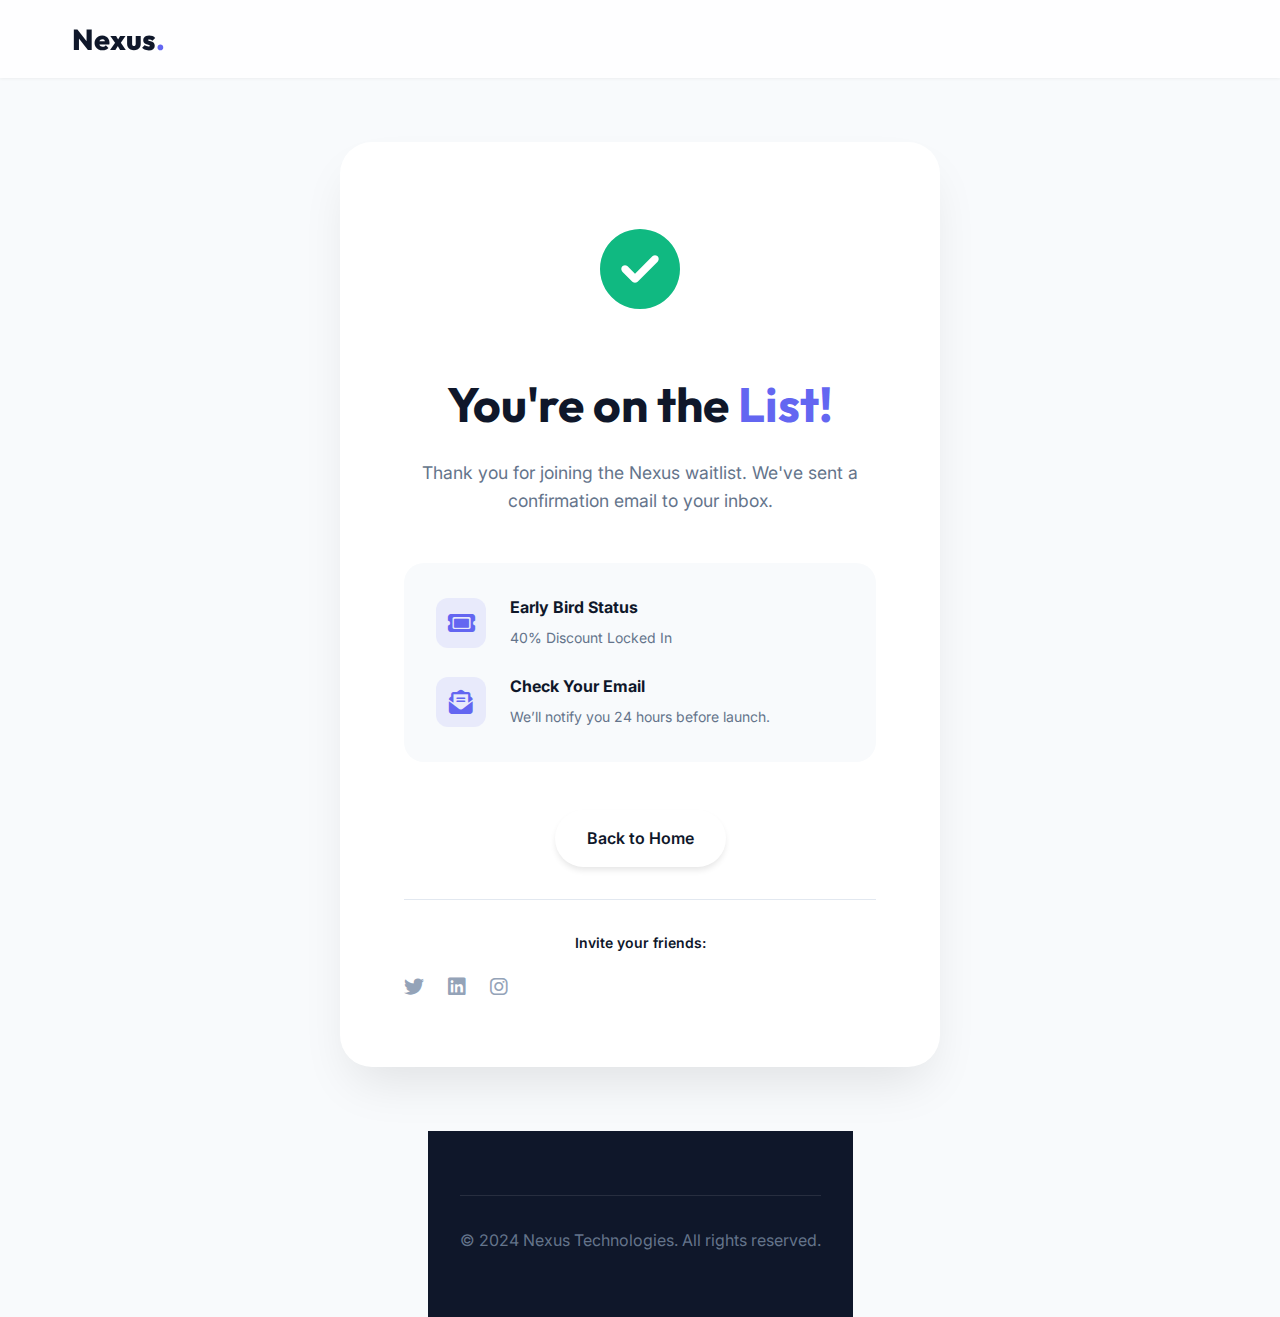
<file: success.html>
<!DOCTYPE html>
<html lang="en">

<head>
  <meta charset="UTF-8">
  <meta name="viewport" content="width=device-width, initial-scale=1.0">
  <title>Success - Welcome to Nexus</title>
  <link rel="stylesheet" href="style.css">
  <link rel="preconnect" href="https://fonts.googleapis.com">
  <link rel="preconnect" href="https://fonts.gstatic.com" crossorigin>
  <link
    href="https://fonts.googleapis.com/css2?family=Inter:wght@400;500;600;700&family=Outfit:wght@400;600;800&display=swap"
    rel="stylesheet">
  <link rel="stylesheet" href="https://cdnjs.cloudflare.com/ajax/libs/font-awesome/6.4.0/css/all.min.css">
</head>

<body class="success-page">
  <header class="header">
    <nav class="nav container">
      <a href="index.html" class="logo">Nexus<span>.</span></a>
    </nav>
  </header>

  <main class="success-main container">
    <div class="success-card">
      <div class="success-icon">
        <i class="fas fa-check-circle"></i>
      </div>
      <h1>You're on the <span>List!</span></h1>
      <p>Thank you for joining the Nexus waitlist. We've sent a confirmation email to your inbox.</p>
      <div class="success-details">
        <div class="detail-item">
          <i class="fas fa-ticket"></i>
          <div>
            <h4>Early Bird Status</h4>
            <span>40% Discount Locked In</span>
          </div>
        </div>
        <div class="detail-item">
          <i class="fas fa-envelope-open-text"></i>
          <div>
            <h4>Check Your Email</h4>
            <span>We’ll notify you 24 hours before launch.</span>
          </div>
        </div>
      </div>
      <div class="success-actions">
        <a href="index.html" class="btn btn-secondary">Back to Home</a>
        <div class="share">
          <p>Invite your friends:</p>
          <div class="socials">
            <a href="#"><i class="fab fa-twitter"></i></a>
            <a href="#"><i class="fab fa-linkedin"></i></a>
            <a href="#"><i class="fab fa-instagram"></i></a>
          </div>
        </div>
      </div>
    </div>
  </main>

  <footer class="footer container mt-auto">
    <div class="footer-bottom">
      <p>&copy; 2024 Nexus Technologies. All rights reserved.</p>
    </div>
  </footer>
</body>

</html>
</file>
<file: style.css>
:root {
  --primary: #6366f1;
  --primary-dark: #4f46e5;
  --secondary: #10b981;
  --dark: #0f172a;
  --light: #f8fafc;
  --gray: #64748b;
  --white: #ffffff;
  --accent: #f59e0b;
  --glass: rgba(255, 255, 255, 0.1);
  --container: 1200px;
}

* {
  margin: 0;
  padding: 0;
  box-sizing: border-box;
}

html {
  scroll-behavior: smooth;
}

body {
  font-family: 'Inter', sans-serif;
  line-height: 1.6;
  color: var(--dark);
  background-color: var(--light);
}

h1,
h2,
h3,
.logo {
  font-family: 'Outfit', sans-serif;
  font-weight: 700;
}

span {
  color: var(--primary);
}

.container {
  max-width: var(--container);
  margin: 0 auto;
  padding: 0 2rem;
}

.btn {
  display: inline-block;
  padding: 1rem 2rem;
  border-radius: 50px;
  font-weight: 600;
  text-decoration: none;
  transition: all 0.3s ease;
  cursor: pointer;
  border: none;
}

.btn-primary {
  background-color: var(--primary);
  color: var(--white);
  box-shadow: 0 10px 15px -3px rgba(99, 102, 241, 0.4);
}

.btn-primary:hover {
  background-color: var(--primary-dark);
  transform: translateY(-2px);
  box-shadow: 0 12px 20px -5px rgba(99, 102, 241, 0.5);
}

.btn-secondary {
  background-color: var(--white);
  color: var(--dark);
  box-shadow: 0 4px 6px -1px rgba(0, 0, 0, 0.1);
}

.btn-secondary:hover {
  background-color: var(--light);
  transform: translateY(-2px);
}

.btn-outline {
  background: transparent;
  border: 2px solid var(--primary);
  color: var(--primary);
}

.btn-outline:hover {
  background-color: var(--primary);
  color: var(--white);
}

/* Header & Nav */
.header {
  background-color: rgba(255, 255, 255, 0.8);
  backdrop-filter: blur(10px);
  position: sticky;
  top: 0;
  z-index: 1000;
  box-shadow: 0 1px 3px 0 rgba(0, 0, 0, 0.05);
}

.nav {
  display: flex;
  justify-content: space-between;
  align-items: center;
  padding: 1rem 2rem;
}

.logo {
  font-size: 1.8rem;
  font-weight: 800;
  text-decoration: none;
  color: var(--dark);
}

.nav-links {
  display: flex;
  list-style: none;
  gap: 2rem;
}

.nav-links a {
  text-decoration: none;
  color: var(--gray);
  font-weight: 500;
  transition: color 0.3s;
}

.nav-links a:hover {
  color: var(--primary);
}

.mobile-nav-toggle {
  display: none;
  font-size: 1.5rem;
  background: none;
}

/* Hero Section */
.hero {
  display: flex;
  align-items: center;
  min-height: 80vh;
  gap: 4rem;
  padding-top: 4rem;
}

.hero-content {
  flex: 1;
}

.badge {
  display: inline-block;
  background-color: rgba(99, 102, 241, 0.1);
  color: var(--primary);
  padding: 0.5rem 1rem;
  border-radius: 50px;
  font-size: 0.875rem;
  font-weight: 600;
  margin-bottom: 1.5rem;
}

.hero-content h1 {
  font-size: 4rem;
  line-height: 1.1;
  margin-bottom: 1.5rem;
}

.hero-content p {
  font-size: 1.25rem;
  color: var(--gray);
  margin-bottom: 2.5rem;
}

.hero-btns {
  display: flex;
  gap: 1.5rem;
}

.hero-image {
  flex: 1;
  position: relative;
}

.hero-image img {
  width: 100%;
  border-radius: 24px;
  box-shadow: 20px 20px 60px #d1d9e6, -20px -20px 60px #ffffff;
}

/* Waitlist Hook */
.waitlist {
  padding: 6rem 2rem;
}

.waitlist-card {
  background: linear-gradient(135deg, var(--dark) 0%, #1e293b 100%);
  color: var(--white);
  padding: 4rem;
  border-radius: 32px;
  text-align: center;
  box-shadow: 0 25px 50px -12px rgba(0, 0, 0, 0.25);
}

.waitlist-card h2 {
  font-size: 2.5rem;
  margin-bottom: 1rem;
}

.waitlist-card p {
  font-size: 1.1rem;
  color: #94a3b8;
  margin-bottom: 2.5rem;
}

.waitlist-form {
  display: flex;
  max-width: 500px;
  margin: 0 auto;
  gap: 1rem;
}

.waitlist-form input {
  flex: 1;
  padding: 1rem 1.5rem;
  border-radius: 50px;
  border: 1px solid rgba(255, 255, 255, 0.2);
  background: rgba(255, 255, 255, 0.05);
  color: var(--white);
  outline: none;
}

.waitlist-form input:focus {
  border-color: var(--primary);
}

/* Features Section */
.features {
  padding: 6rem 2rem;
}

.section-title {
  text-align: center;
  margin-bottom: 4rem;
}

.section-title h2 {
  font-size: 3rem;
  margin-bottom: 1rem;
}

.section-title p {
  color: var(--gray);
  font-size: 1.2rem;
}

.features-grid {
  display: grid;
  grid-template-columns: repeat(auto-fit, minmax(250px, 1fr));
  gap: 2.5rem;
}

.feature-card {
  background-color: var(--white);
  padding: 3rem 2rem;
  border-radius: 24px;
  text-align: center;
  transition: transform 0.3s;
  box-shadow: 0 4px 6px -1px rgba(0, 0, 0, 0.05);
}

.feature-card:hover {
  transform: translateY(-10px);
}

.feature-card .icon {
  font-size: 2.5rem;
  color: var(--primary);
  margin-bottom: 1.5rem;
}

.feature-card h3 {
  margin-bottom: 1rem;
}

.feature-card p {
  color: var(--gray);
}

/* Gallery Section */
.gallery {
  padding: 6rem 2rem;
}

.gallery-grid {
  display: grid;
  grid-template-columns: repeat(3, 1fr);
  gap: 1.5rem;
}

.gallery-item {
  overflow: hidden;
  border-radius: 16px;
  height: 300px;
}

.gallery-item img {
  width: 100%;
  height: 100%;
  object-fit: cover;
  transition: transform 0.5s;
}

.gallery-item:hover img {
  transform: scale(1.1);
}

/* Testimonials Section */
.testimonials {
  padding: 6rem 2rem;
  background-color: var(--white);
}

.testimonial-grid {
  display: grid;
  grid-template-columns: 1fr 1fr;
  gap: 2.5rem;
}

.testimonial-card {
  background-color: var(--light);
  padding: 3rem;
  border-radius: 24px;
  font-style: italic;
  font-size: 1.1rem;
}

.testimonial-card .user {
  display: flex;
  align-items: center;
  gap: 1rem;
  margin-top: 2rem;
  font-style: normal;
}

.testimonial-card .user img {
  width: 50px;
  height: 50px;
  border-radius: 50%;
}

.testimonial-card .user h4 {
  font-size: 1rem;
}

.testimonial-card .user span {
  font-size: 0.875rem;
  color: var(--gray);
}

/* Pricing Section */
.pricing {
  padding: 6rem 2rem;
}

.pricing-grid {
  display: grid;
  grid-template-columns: repeat(auto-fit, minmax(300px, 1fr));
  gap: 2.5rem;
}

.pricing-card {
  background-color: var(--white);
  padding: 3rem;
  border-radius: 24px;
  text-align: center;
  position: relative;
  border: 1px solid rgba(0, 0, 0, 0.05);
}

.pricing-card.featured {
  border-color: var(--primary);
  box-shadow: 0 20px 25px -5px rgba(99, 102, 241, 0.1);
}

.popular-badge {
  position: absolute;
  top: -15px;
  left: 50%;
  transform: translateX(-50%);
  background-color: var(--primary);
  color: var(--white);
  padding: 0.25rem 1rem;
  border-radius: 50px;
  font-size: 0.875rem;
  font-weight: 600;
}

.price {
  font-size: 3.5rem;
  font-weight: 800;
  margin: 1.5rem 0;
}

.price span {
  font-size: 1rem;
  color: var(--gray);
  font-weight: 500;
}

.pricing-card ul {
  list-style: none;
  margin-bottom: 2.5rem;
  text-align: left;
}

.pricing-card li {
  margin-bottom: 1rem;
  color: var(--gray);
}

.pricing-card li i {
  color: var(--secondary);
  margin-right: 0.5rem;
}

/* FAQ Section */
.faq {
  padding: 6rem 2rem;
}

.faq-list {
  max-width: 800px;
  margin: 0 auto;
}

details {
  background-color: var(--white);
  padding: 1.5rem;
  border-radius: 12px;
  margin-bottom: 1rem;
  cursor: pointer;
}

summary {
  font-weight: 600;
  font-size: 1.1rem;
  list-style: none;
  display: flex;
  justify-content: space-between;
  align-items: center;
}

details p {
  margin-top: 1rem;
  color: var(--gray);
}

/* Footer */
.footer {
  padding: 4rem 2rem;
  background-color: var(--dark);
  color: var(--white);
  border-radius: 40px 40px 0 0;
}

.footer-content {
  display: flex;
  justify-content: space-between;
  margin-bottom: 4rem;
}

.footer-info .logo {
  color: var(--white);
  margin-bottom: 1rem;
  display: block;
}

.footer-info p {
  color: #94a3b8;
  max-width: 300px;
}

.footer-links {
  display: flex;
  gap: 4rem;
}

.link-group h4 {
  margin-bottom: 1.5rem;
}

.link-group a {
  display: block;
  color: #94a3b8;
  text-decoration: none;
  margin-bottom: 0.75rem;
  transition: color 0.3s;
}

.link-group a:hover {
  color: var(--primary);
}

.footer-bottom {
  display: flex;
  justify-content: space-between;
  align-items: center;
  padding-top: 2rem;
  border-top: 1px solid rgba(255, 255, 255, 0.1);
}

.footer-bottom p {
  color: #64748b;
}

.socials {
  display: flex;
  gap: 1.5rem;
}

.socials a {
  color: #94a3b8;
  font-size: 1.25rem;
  transition: color 0.3s;
}

.socials a:hover {
  color: var(--primary);
}


/* Responsive */
@media (max-width: 1024px) {
  .hero {
    flex-direction: column;
    text-align: center;
    gap: 3rem;
  }

  .hero-content h1 {
    font-size: 3rem;
  }

  .hero-btns {
    justify-content: center;
  }
}

/* Modal Styles */
.modal {
  display: none;
  position: fixed;
  z-index: 2000;
  left: 0;
  top: 0;
  width: 100%;
  height: 100%;
  background-color: rgba(15, 23, 42, 0.9);
  backdrop-filter: blur(8px);
  justify-content: center;
  align-items: center;
  padding: 2rem;
}

.modal-content {
  background-color: var(--white);
  padding: 1rem;
  border-radius: 24px;
  width: 100%;
  max-width: 900px;
  position: relative;
  box-shadow: 0 25px 50px -12px rgba(0, 0, 0, 0.5);
}

.close-modal {
  position: absolute;
  top: -40px;
  right: 0;
  color: var(--white);
  font-size: 2.5rem;
  font-weight: bold;
  cursor: pointer;
  transition: color 0.3s;
}

.close-modal:hover {
  color: var(--primary);
}

.video-container {
  position: relative;
  padding-bottom: 56.25%;
  /* 16:9 ratio */
  height: 0;
  overflow: hidden;
  border-radius: 16px;
}

.video-container iframe {
  position: absolute;
  top: 0;
  left: 0;
  width: 100%;
  height: 100%;
}

@media (max-width: 768px) {

  .nav-links {
    display: none;
  }

  .mobile-nav-toggle {
    display: block;
  }

  .waitlist-form {
    flex-direction: column;
  }

  .gallery-grid {
    grid-template-columns: 1fr;
  }

  .testimonial-grid {
    grid-template-columns: 1fr;
  }

  .footer-content {
    flex-direction: column;
    gap: 2.5rem;
  }
}

/* Success Page Styles */
.success-page {
  display: flex;
  flex-direction: column;
  min-height: 100vh;
}

.success-main {
  flex: 1;
  display: flex;
  align-items: center;
  justify-content: center;
  padding: 4rem 2rem;
}

.success-card {
  background-color: var(--white);
  padding: 4rem;
  border-radius: 32px;
  text-align: center;
  max-width: 600px;
  width: 100%;
  box-shadow: 0 25px 50px -12px rgba(0, 0, 0, 0.1);
  animation: slideUp 0.6s ease-out;
}

@keyframes slideUp {
  from {
    opacity: 0;
    transform: translateY(20px);
  }

  to {
    opacity: 1;
    transform: translateY(0);
  }
}

.success-icon {
  font-size: 5rem;
  color: var(--secondary);
  margin-bottom: 2rem;
}

.success-card h1 {
  font-size: 3rem;
  margin-bottom: 1rem;
}

.success-card p {
  color: var(--gray);
  margin-bottom: 3rem;
  font-size: 1.1rem;
}

.success-details {
  background-color: var(--light);
  border-radius: 20px;
  padding: 2rem;
  margin-bottom: 3rem;
  text-align: left;
}

.detail-item {
  display: flex;
  align-items: center;
  gap: 1.5rem;
  margin-bottom: 1.5rem;
}

.detail-item:last-child {
  margin-bottom: 0;
}

.detail-item i {
  font-size: 1.5rem;
  color: var(--primary);
  background: rgba(99, 102, 241, 0.1);
  width: 50px;
  height: 50px;
  display: flex;
  align-items: center;
  justify-content: center;
  border-radius: 12px;
}

.detail-item h4 {
  font-size: 1rem;
  margin-bottom: 0.25rem;
}

.detail-item span {
  font-size: 0.875rem;
  color: var(--gray);
}

.success-actions {
  display: flex;
  flex-direction: column;
  align-items: center;
  gap: 2rem;
}

.share {
  border-top: 1px solid #e2e8f0;
  padding-top: 2rem;
  width: 100%;
}

.share p {
  font-size: 0.875rem;
  font-weight: 600;
  margin-bottom: 1rem;
  color: var(--dark);
}

.mt-auto {
  margin-top: auto;
}

.footer.mt-auto {
  border-radius: 0;
}
</file>
